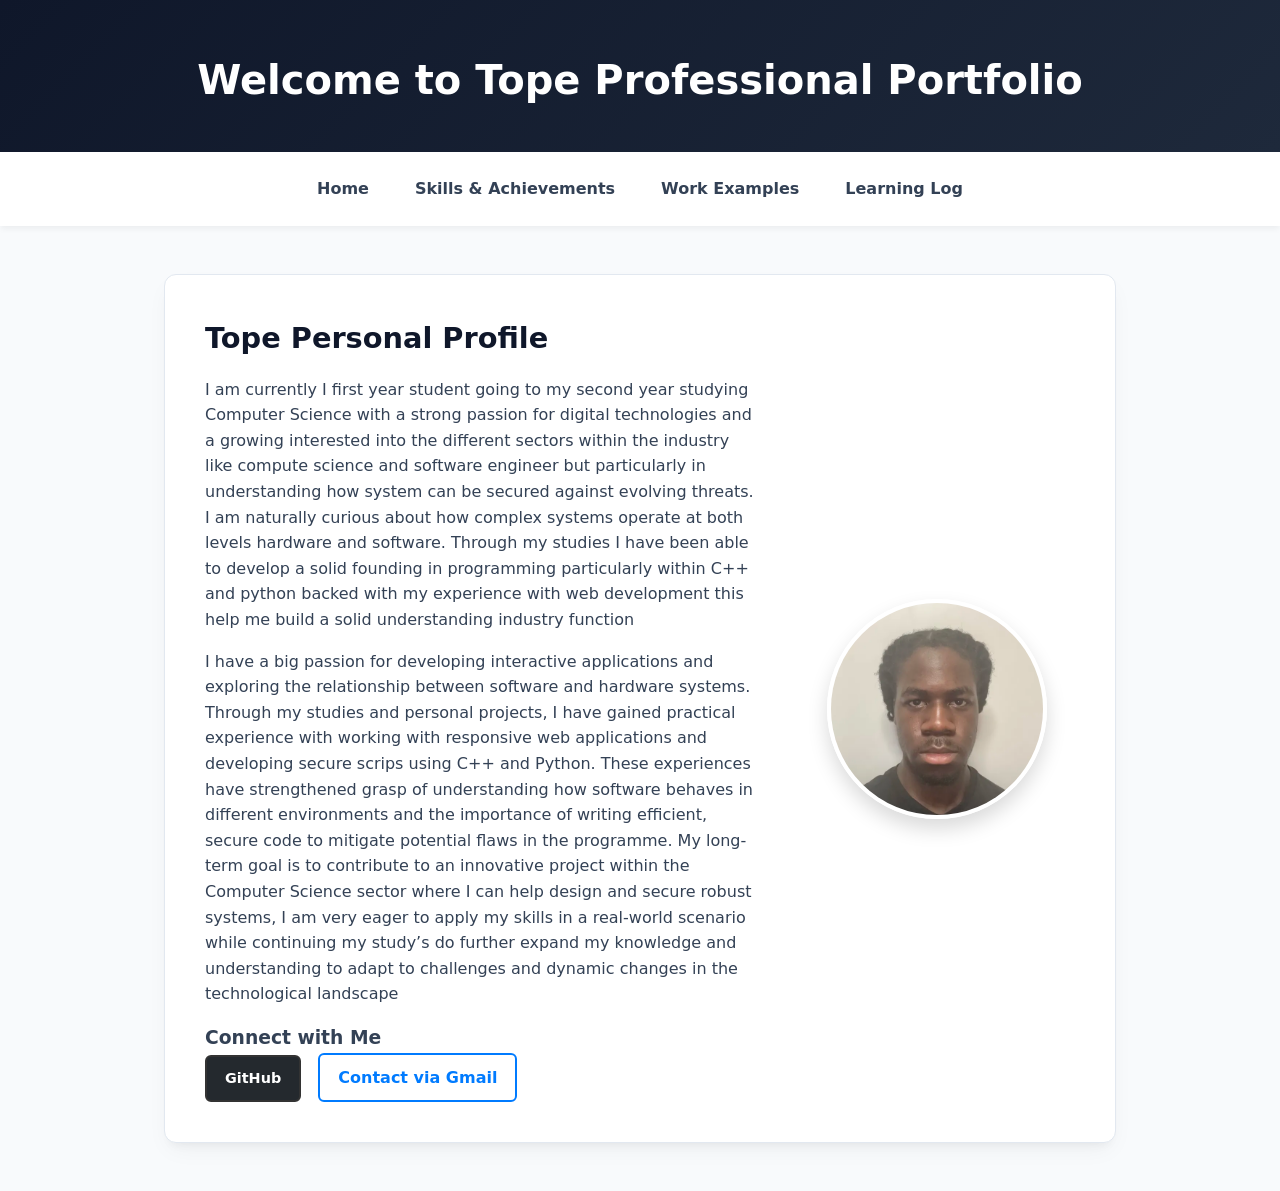
<file: docs/index.html>
<!DOCTYPE html>
<html lang="en">
<head>
    <meta charset="UTF-8">
    <meta name="viewport" content="width=device-width, initial-scale=1.0">
    <title>Tope Professional Portfolio - Home</title>
    <link rel="stylesheet" href="style.css">
</head>
<body>
    <header>
        <h1>Welcome to Tope Professional Portfolio</h1>
    </header>
    <nav>
        <a href="index.html">Home</a>
        <a href="skills.html">Skills & Achievements</a>
        <a href="work.html">Work Examples</a>
        <a href="learning.html">Learning Log</a>
    </nav>
    <div class="container">
        <div class="profile-section">
            <div class="profile-text">
                <h2>Tope Personal Profile</h2>
                <p>I am currently I first year student going to my second year studying Computer Science with a strong passion for digital technologies and a growing interested into the different sectors within the industry like compute science and software engineer but particularly in understanding how system can be secured against evolving threats. I am naturally curious about how complex systems operate at both levels hardware and software. Through my studies I have been able to develop a solid founding in programming particularly within C++ and python backed with my experience with web development this help me build a solid understanding industry function </p>
                <p>I have a big passion for developing interactive applications and exploring the relationship between software and hardware systems. Through my studies and personal projects, I have gained practical experience with working with responsive web applications and developing secure scrips using C++ and Python. These experiences have strengthened grasp of understanding how software behaves in different environments and the importance of writing efficient, secure code to mitigate potential flaws in the programme. My long-term goal is to contribute to an innovative project within the Computer Science sector where I can help design and secure robust systems, I am very eager to apply my skills in a real-world scenario while continuing my study’s do further expand my knowledge and understanding to adapt to challenges and dynamic changes in the technological landscape</p>
                <h3>Connect with Me</h3>
                <a href="https://github.com/topedada?tab=repositories" target="_blank" rel="noopener noreferrer" style="display: inline-block; padding: 10px 18px; margin-right: 12px; border: 2px solid #333; border-radius: 6px; text-decoration: none; color: #333; font-weight: bold;">GitHub</a>

<a href="https://mail.google.com/mail/?view=cm&fs=1&to=tope.dada2025@my.ntu.ac.uk" target="_blank" style="display: inline-block; padding: 10px 18px; border: 2px solid #007bff; border-radius: 6px; text-decoration: none; color: #007bff; font-weight: bold;">Contact via Gmail</a>
            </div>
            <div class="Profile-image">
                <img src="IMG_8885.webp" alt="Profile Picture of Tope" style="width: 200px; height: auto;">
            </div>
        </div>
    </div>
</body>
</html>
</file>
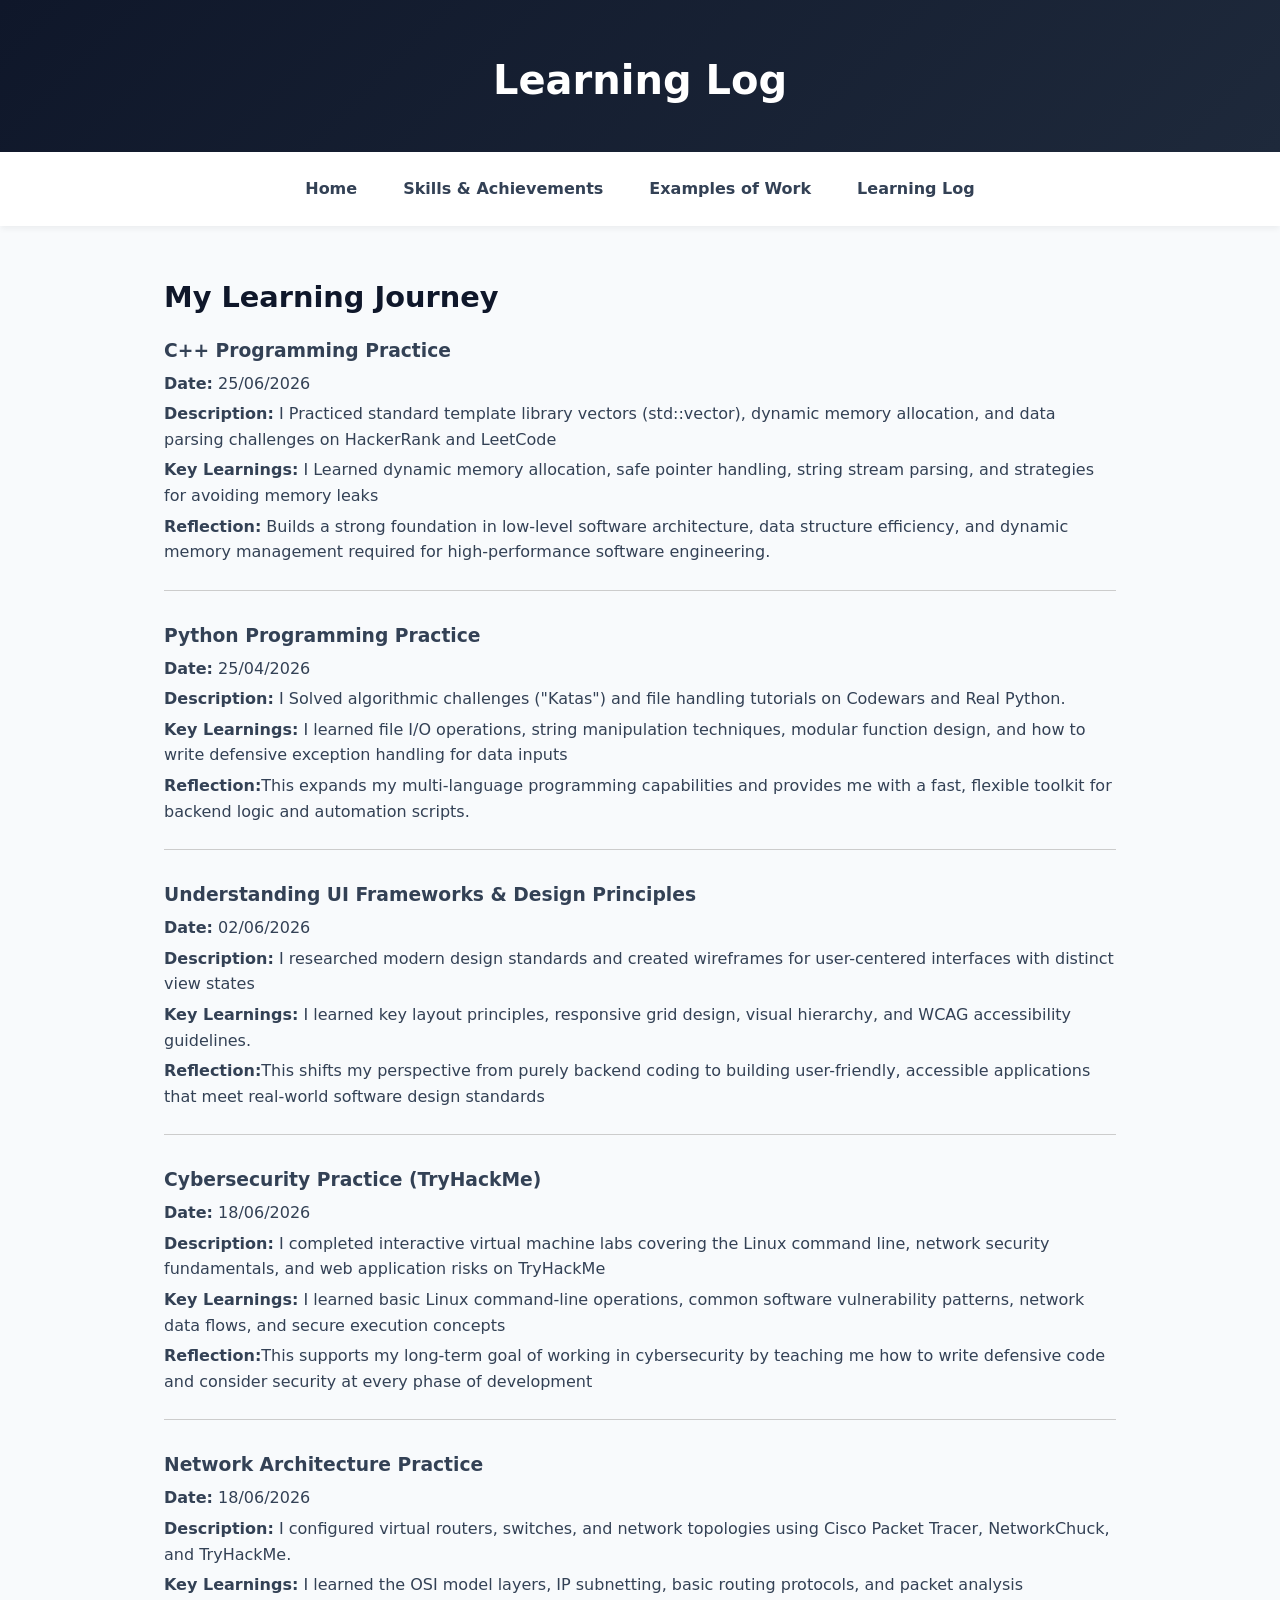
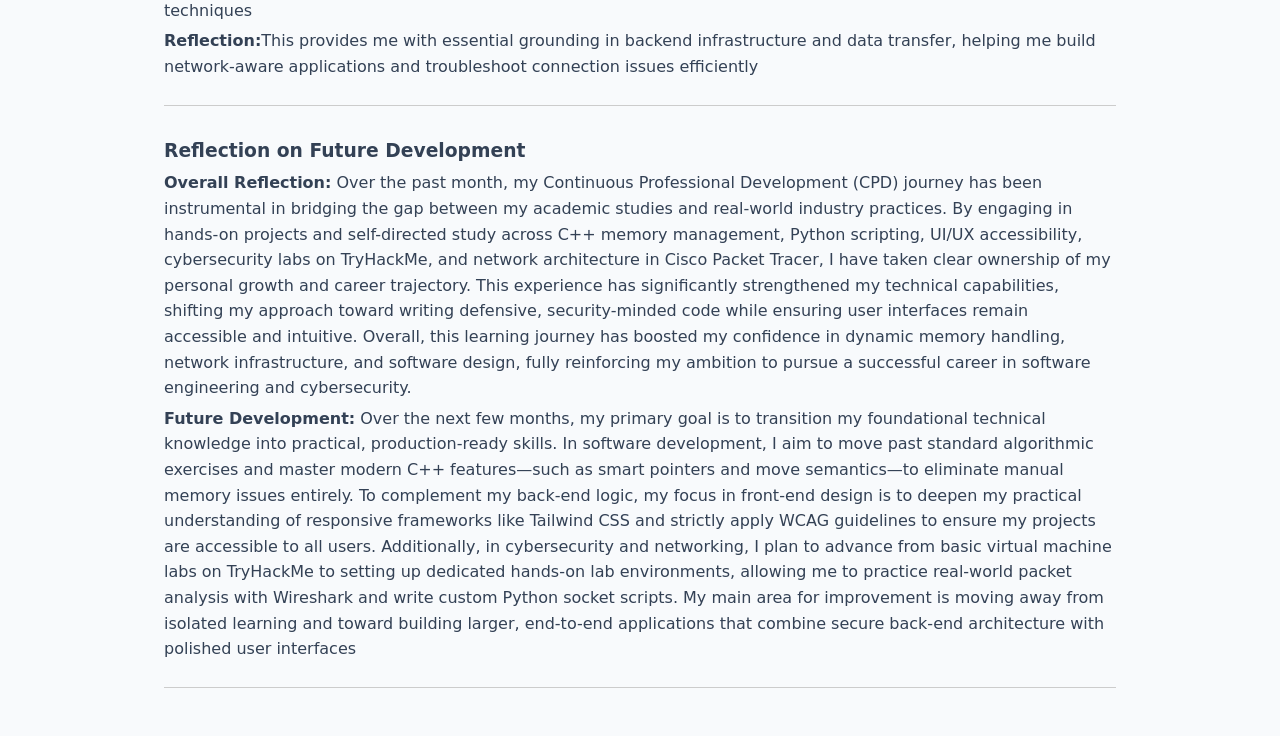
<file: docs/learning.html>
<!DOCTYPE html>
<html lang="en">
<head>
    <meta charset="UTF-8">
    <meta name="viewport" content="width=device-width, initial-scale=1.0">
    <title>Learning Log</title>
    <link href="https://fonts.googleapis.com/css2?family=Roboto:wght@300;400;700&display=swap" rel="stylesheet">
    <link rel="stylesheet" href="style.css">
    <style>
        .blog-entry {
            margin-bottom: 30px;
            padding-bottom: 20px;
            border-bottom: 1px solid #ccc;
        }
        .blog-entry h3 {
            margin-top: 0;
        }
        .blog-entry p {
            margin: 5px 0;
        }
    </style>
</head>
<body>
    <header>
        <h1>Learning Log</h1>
    </header>
    <nav>
        <a href="index.html">Home</a>
        <a href="skills.html">Skills & Achievements</a>
        <a href="work.html">Examples of Work</a>
        <a href="learning.html">Learning Log</a>
    </nav>
    <div class="container">
        <h2>My Learning Journey</h2>

        <div class="blog-entry">
            <h3>C++ Programming Practice</h3>
            <p><strong>Date:</strong> 25/06/2026 </p>
            <p><strong>Description:</strong> I Practiced standard template library vectors (std::vector), dynamic memory allocation, and data parsing challenges on HackerRank and LeetCode</p>
            <p><strong>Key Learnings:</strong> I Learned dynamic memory allocation, safe pointer handling, string stream parsing, and strategies for avoiding memory leaks</p>
            <p><strong>Reflection:</strong> Builds a strong foundation in low-level software architecture, data structure efficiency, and dynamic memory management required for high-performance software engineering.</p>
        </div>

        <div class="blog-entry">
            <h3>Python Programming Practice</h3>
            <p><strong>Date:</strong> 25/04/2026</p>
            <p><strong>Description:</strong> I Solved algorithmic challenges ("Katas") and file handling tutorials on Codewars and Real Python.</p>
            <p><strong>Key Learnings:</strong> I learned file I/O operations, string manipulation techniques, modular function design, and how to write defensive exception handling for data inputs</p>
            <p><strong>Reflection:</strong>This expands my multi-language programming capabilities and provides me with a fast, flexible toolkit for backend logic and automation scripts.</p>
        </div>

        <div class="blog-entry">
            <h3>Understanding UI Frameworks & Design Principles</h3>
            <p><strong>Date:</strong> 02/06/2026 </p>
            <p><strong>Description:</strong> I researched modern design standards and created wireframes for user-centered interfaces with distinct view states</p>
            <p><strong>Key Learnings:</strong> I learned key layout principles, responsive grid design, visual hierarchy, and WCAG accessibility guidelines.</p>
            <p><strong>Reflection:</strong>This shifts my perspective from purely backend coding to building user-friendly, accessible applications that meet real-world software design standards</p>
        </div>

        <div class="blog-entry">
            <h3>Cybersecurity Practice (TryHackMe)</h3>
            <p><strong>Date:</strong> 18/06/2026 </p>
            <p><strong>Description:</strong> I completed interactive virtual machine labs covering the Linux command line, network security fundamentals, and web application risks on TryHackMe</p>
            <p><strong>Key Learnings:</strong> I learned basic Linux command-line operations, common software vulnerability patterns, network data flows, and secure execution concepts</p>
            <p><strong>Reflection:</strong>This supports my long-term goal of working in cybersecurity by teaching me how to write defensive code and consider security at every phase of development</p>
        </div>

        <div class="blog-entry">
            <h3>Network Architecture Practice</h3>
            <p><strong>Date:</strong> 18/06/2026 </p>
            <p><strong>Description:</strong> I configured virtual routers, switches, and network topologies using Cisco Packet Tracer, NetworkChuck, and TryHackMe.</p>
            <p><strong>Key Learnings:</strong> I learned the OSI model layers, IP subnetting, basic routing protocols, and packet analysis techniques</p>
            <p><strong>Reflection:</strong>This provides me with essential grounding in backend infrastructure and data transfer, helping me build network-aware applications and troubleshoot connection issues efficiently</p>
        </div>

        <div class="blog-entry">
            <h3>Reflection on Future Development</h3>
            <p><strong>Overall Reflection:</strong> Over the past month, my Continuous Professional Development (CPD) journey has been instrumental in bridging the gap between my academic studies and real-world industry practices. By engaging in hands-on projects and self-directed study across C++ memory management, Python scripting, UI/UX accessibility, cybersecurity labs on TryHackMe, and network architecture in Cisco Packet Tracer, I have taken clear ownership of my personal growth and career trajectory. This experience has significantly strengthened my technical capabilities, shifting my approach toward writing defensive, security-minded code while ensuring user interfaces remain accessible and intuitive. Overall, this learning journey has boosted my confidence in dynamic memory handling, network infrastructure, and software design, fully reinforcing my ambition to pursue a successful career in software engineering and cybersecurity.</p>
            <p><strong>Future Development:</strong> Over the next few months, my primary goal is to transition my foundational technical knowledge into practical, production-ready skills. In software development, I aim to move past standard algorithmic exercises and master modern C++ features—such as smart pointers and move semantics—to eliminate manual memory issues entirely. To complement my back-end logic, my focus in front-end design is to deepen my practical understanding of responsive frameworks like Tailwind CSS and strictly apply WCAG guidelines to ensure my projects are accessible to all users. Additionally, in cybersecurity and networking, I plan to advance from basic virtual machine labs on TryHackMe to setting up dedicated hands-on lab environments, allowing me to practice real-world packet analysis with Wireshark and write custom Python socket scripts. My main area for improvement is moving away from isolated learning and toward building larger, end-to-end applications that combine secure back-end architecture with polished user interfaces</p>
        </div>
    </div>
</body>
</html>
</file>
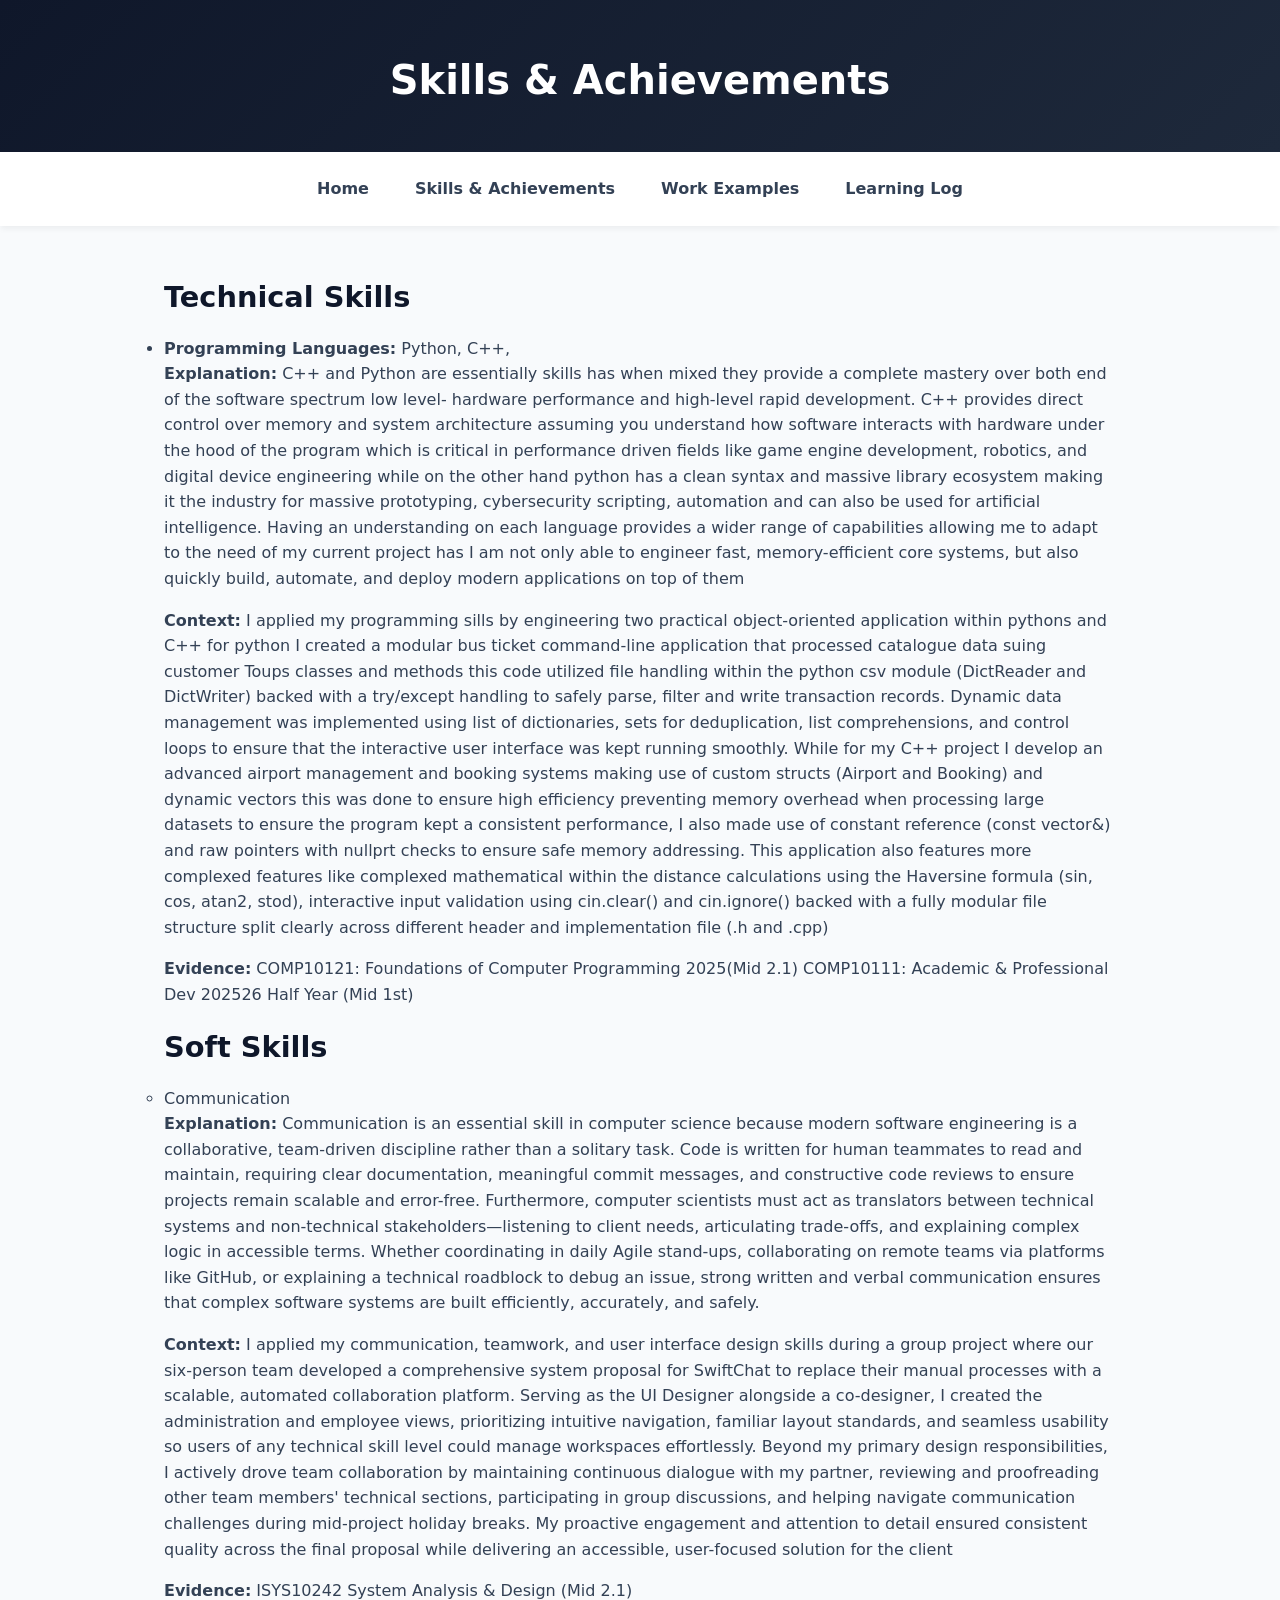
<file: docs/skills.html>
<!DOCTYPE html>
<html lang="en">
<head>
    <meta charset="UTF-8">
    <meta name="viewport" content="width=device-width, initial-scale=1.0">
    <title>Skills & Achievements</title>
    <link href="https://fonts.googleapis.com/css2?family=Roboto:wght@300;400;700&display=swap" rel="stylesheet">
    <link rel="stylesheet" href="style.css">
</head>
<body>
    <header>
        <h1>Skills & Achievements</h1>
    </header>
    <nav>
        <a href="index.html">Home</a>
        <a href="skills.html">Skills & Achievements</a>
        <a href="work.html">Work Examples</a>
        <a href="learning.html">Learning Log</a>
    </nav>
    <div class="container">
        <h2>Technical Skills</h2>
        <ul>
            <li><strong>Programming Languages:</strong> Python, C++, </li>
            <p><strong>Explanation:</strong> C++ and Python are essentially skills has when mixed they provide a complete mastery over both end of the software spectrum low level- hardware performance and high-level rapid development. C++ provides direct control over memory and system architecture assuming you understand how software interacts with hardware under the hood of the program which is critical in performance driven fields like game engine development, robotics, and digital device engineering while on the other hand python has a clean syntax and massive library ecosystem making it the industry for massive prototyping, cybersecurity scripting, automation and can also be used for artificial intelligence. Having an understanding on each language provides a wider range of capabilities allowing me to adapt to the need of my current project has I am not only able to engineer fast, memory-efficient core systems, but also quickly build, automate, and deploy modern applications on top of them</p>
            <p><strong>Context:</strong> I applied my programming sills by engineering two practical object-oriented application within pythons and C++ for python I created a modular bus ticket command-line application that processed catalogue data suing customer Toups classes and methods this code utilized file handling within the python csv module (DictReader and DictWriter) backed with a try/except handling to safely parse, filter and write transaction records. Dynamic data management was implemented using list of dictionaries, sets for deduplication, list comprehensions, and control loops to ensure that the interactive user interface was kept running smoothly. While for my C++ project I develop an advanced airport management and booking systems making use of custom structs (Airport and Booking) and dynamic vectors this was done to ensure high efficiency preventing memory overhead when processing large datasets to ensure the program kept a consistent performance, I also made use of constant reference (const vector&) and raw pointers with nullprt checks to ensure safe memory addressing. This application also features more complexed features like complexed mathematical within the distance calculations using the Haversine formula (sin, cos, atan2, stod), interactive input validation using cin.clear() and cin.ignore() backed with a fully modular file structure split clearly across different header and implementation file (.h and .cpp)</p>
            <p><strong>Evidence:</strong> COMP10121: Foundations of Computer Programming 2025(Mid 2.1) COMP10111: Academic & Professional Dev 202526 Half Year (Mid 1st)</p>

        <h2>Soft Skills</h2>
        <ul>
            <li>Communication</li>
            <p><strong>Explanation:</strong> Communication is an essential skill in computer science because modern software engineering is a collaborative, team-driven discipline rather than a solitary task. Code is written for human teammates to read and maintain, requiring clear documentation, meaningful commit messages, and constructive code reviews to ensure projects remain scalable and error-free. Furthermore, computer scientists must act as translators between technical systems and non-technical stakeholders—listening to client needs, articulating trade-offs, and explaining complex logic in accessible terms. Whether coordinating in daily Agile stand-ups, collaborating on remote teams via platforms like GitHub, or explaining a technical roadblock to debug an issue, strong written and verbal communication ensures that complex software systems are built efficiently, accurately, and safely.</p>
            <p><strong>Context:</strong> I applied my communication, teamwork, and user interface design skills during a group project where our six-person team developed a comprehensive system proposal for SwiftChat to replace their manual processes with a scalable, automated collaboration platform. Serving as the UI Designer alongside a co-designer, I created the administration and employee views, prioritizing intuitive navigation, familiar layout standards, and seamless usability so users of any technical skill level could manage workspaces effortlessly. Beyond my primary design responsibilities, I actively drove team collaboration by maintaining continuous dialogue with my partner, reviewing and proofreading other team members' technical sections, participating in group discussions, and helping navigate communication challenges during mid-project holiday breaks. My proactive engagement and attention to detail ensured consistent quality across the final proposal while delivering an accessible, user-focused solution for the client</p>
            <p><strong>Evidence:</strong> ISYS10242	System Analysis & Design (Mid 2.1)</p>
        </ul>

    </div>
</body>
</html>
</file>
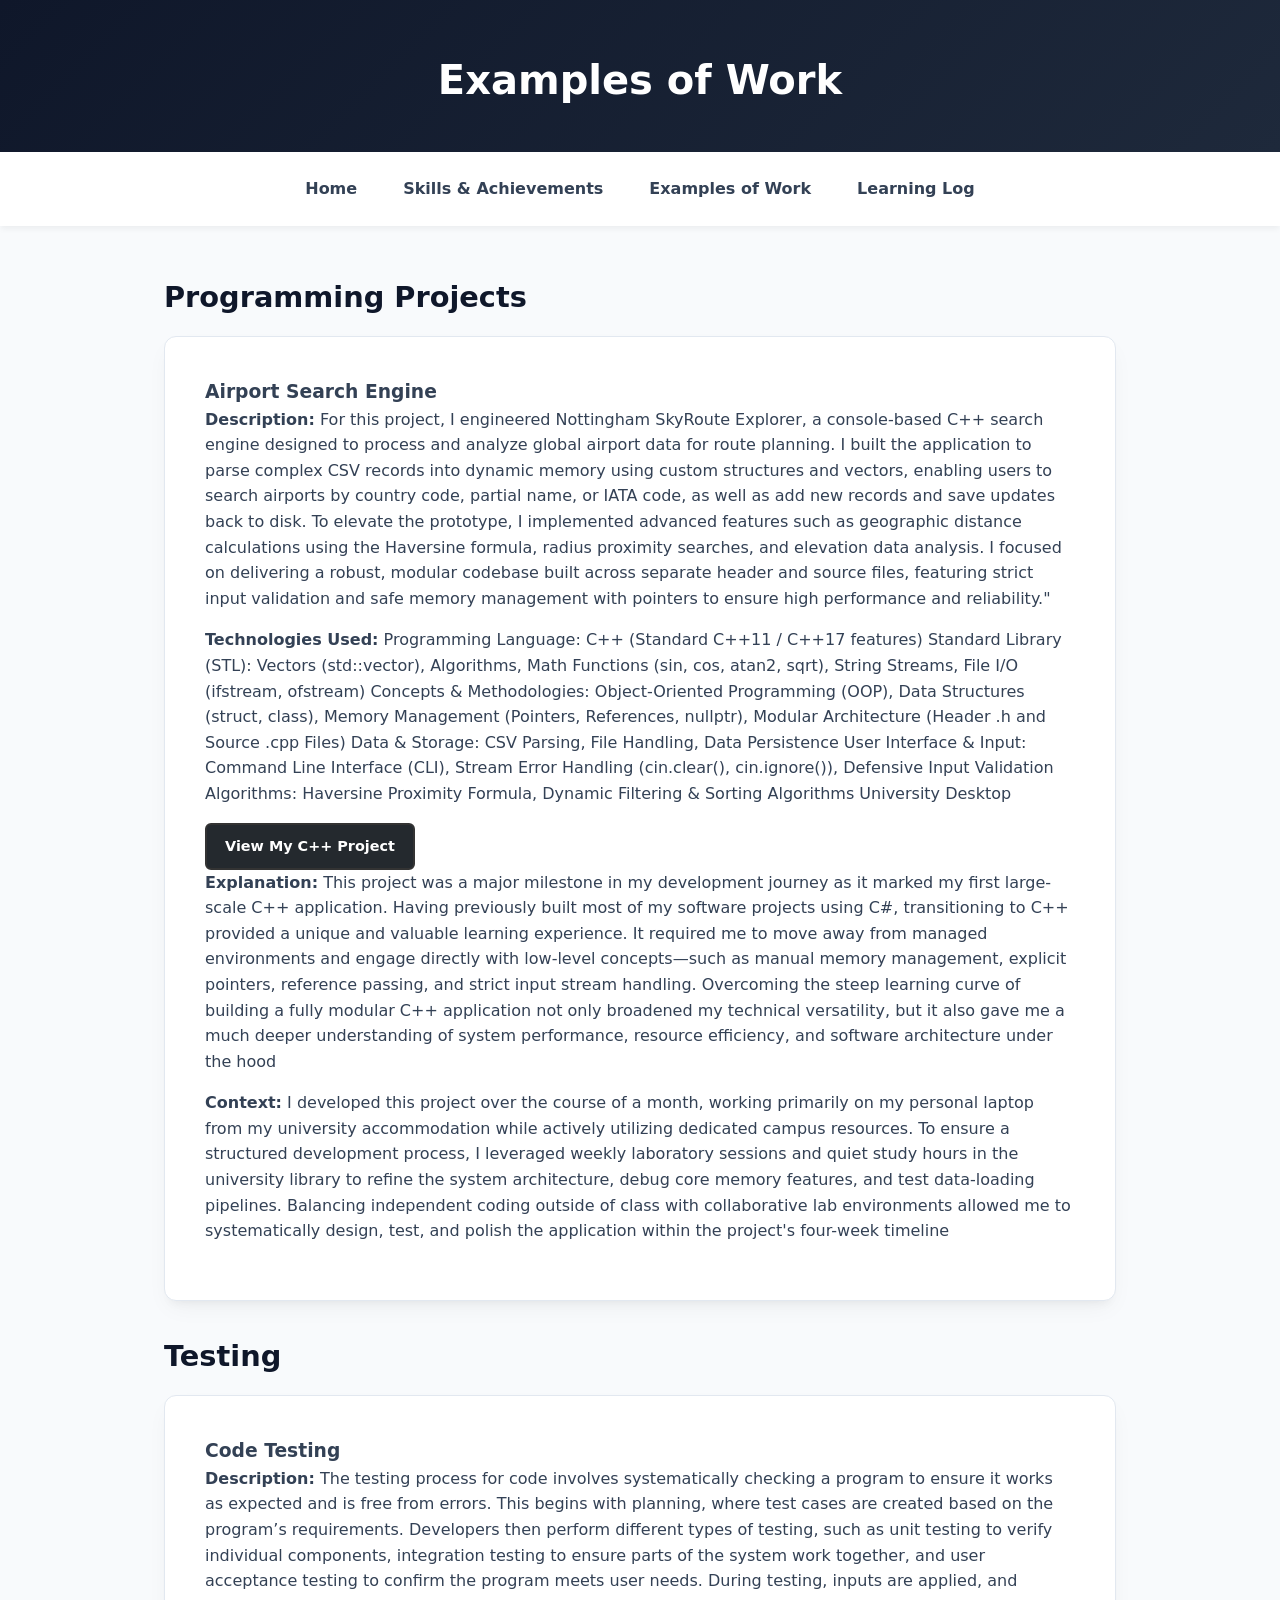
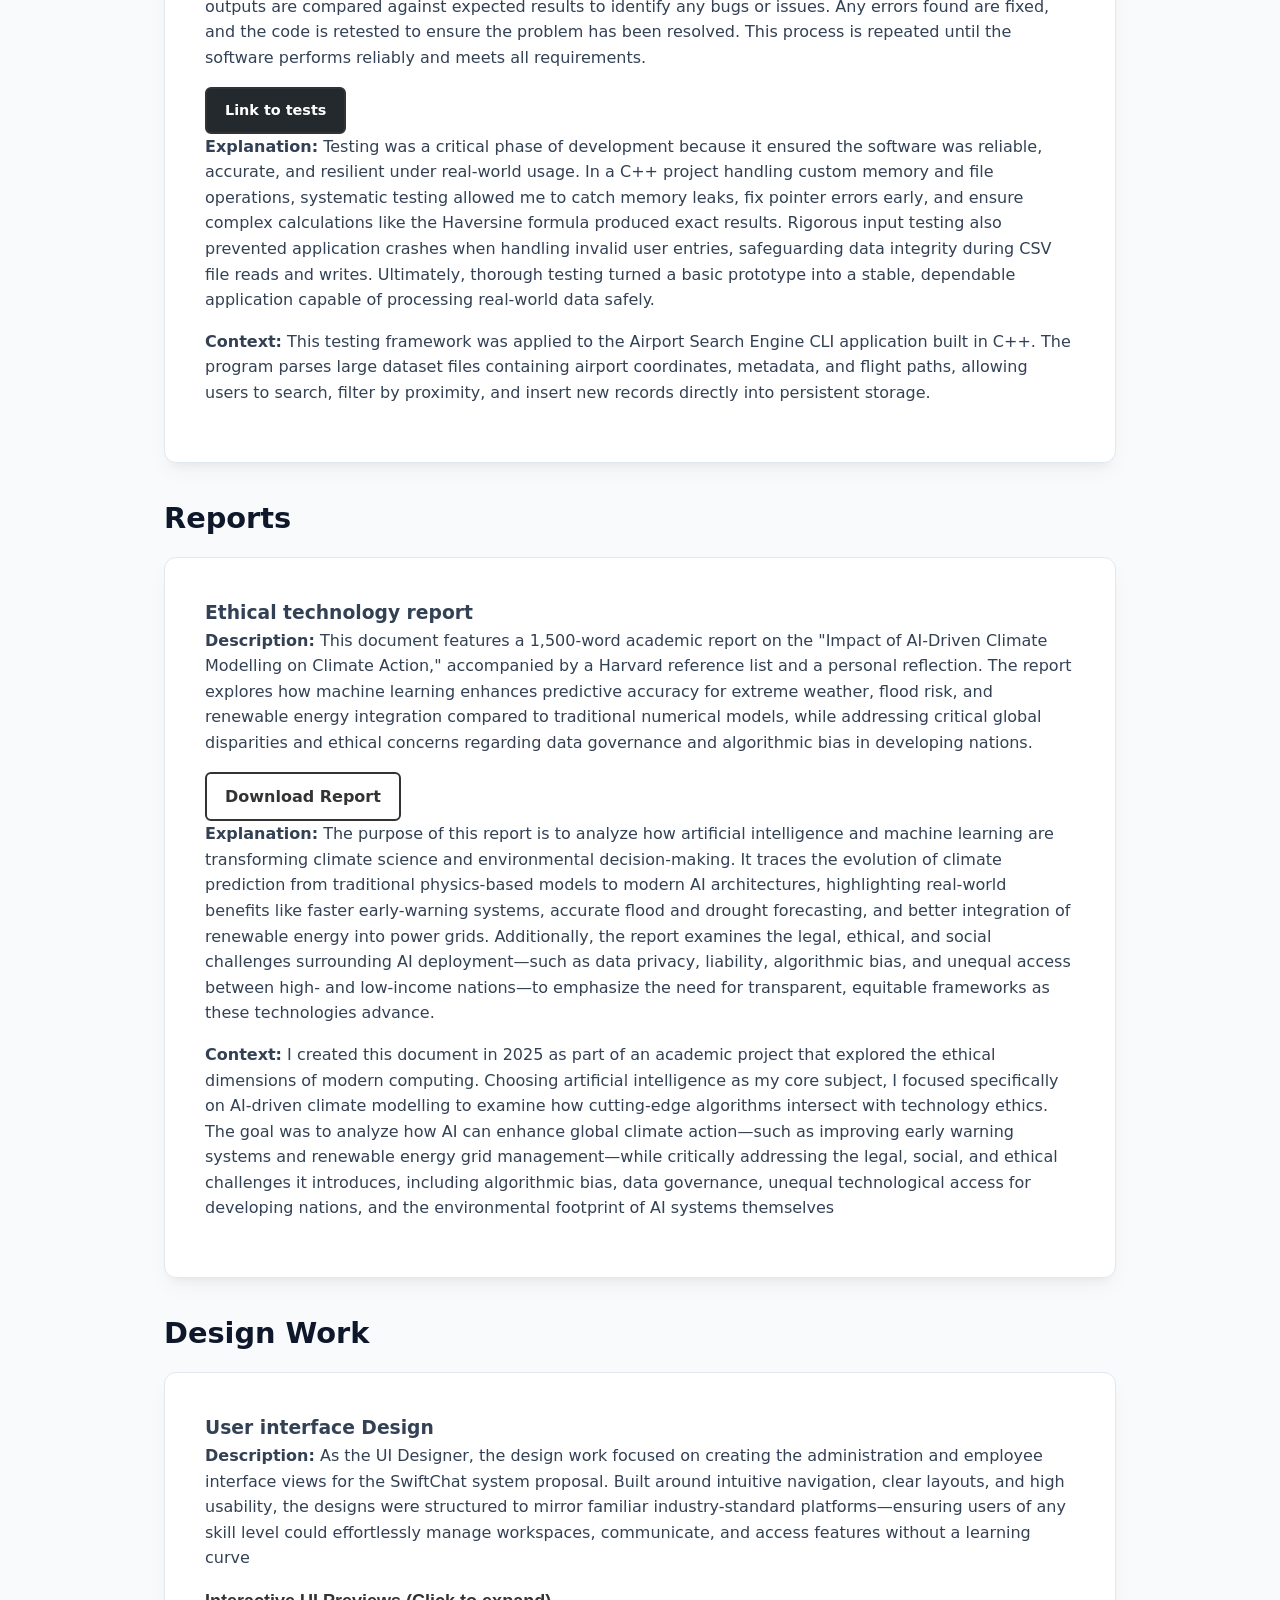
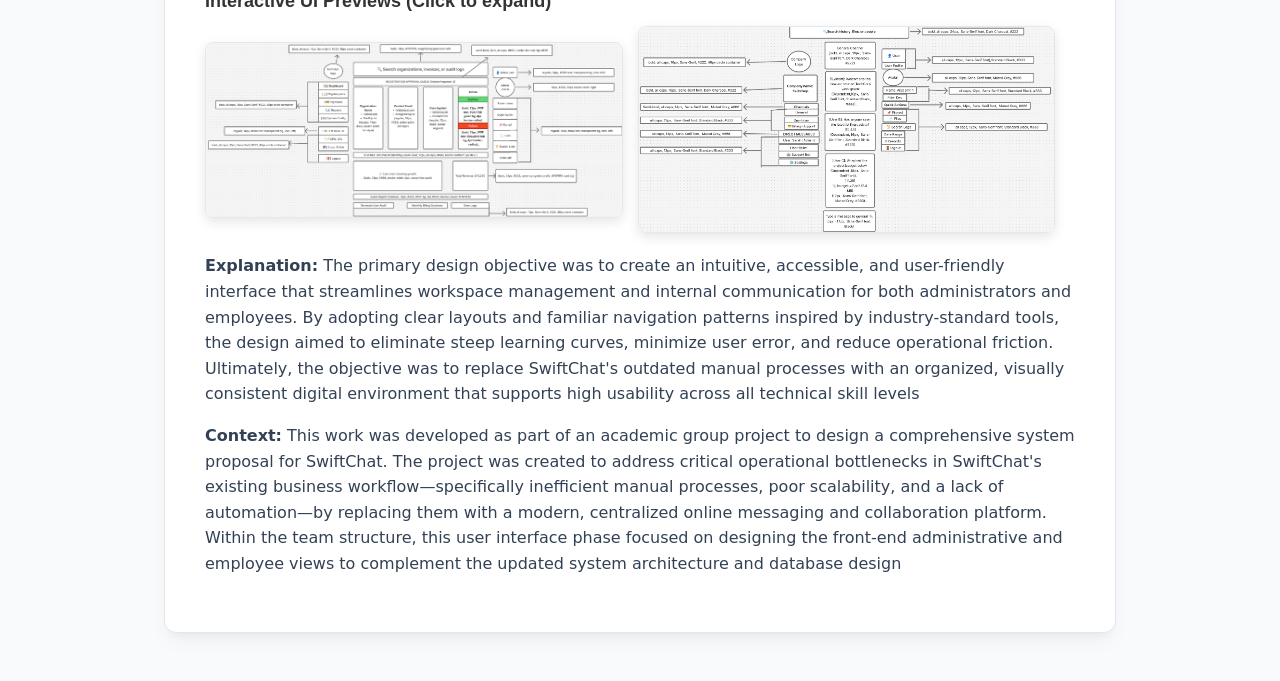
<file: docs/work.html>
<!DOCTYPE html>
<html lang="en">
<head>
    <meta charset="UTF-8">
    <meta name="viewport" content="width=device-width, initial-scale=1.0">
    <title>Examples of Work</title>
    <link href="https://fonts.googleapis.com/css2?family=Roboto:wght@300;400;700&display=swap" rel="stylesheet">
    <link rel="stylesheet" href="style.css">
</head>
<body>
    <header>
        <h1>Examples of Work</h1>
    </header>
    <nav>
        <a href="index.html">Home</a>
        <a href="skills.html">Skills & Achievements</a>
        <a href="work.html">Examples of Work</a>
        <a href="learning.html">Learning Log</a>
    </nav>
    <div class="container">
        <h2>Programming Projects</h2>
        <div class="project">
            <h3> Airport Search Engine</h3>
            <p><strong>Description:</strong> For this project, I engineered Nottingham SkyRoute Explorer, a console-based C++ search engine designed to process and analyze global airport data for route planning. I built the application to parse complex CSV records into dynamic memory using custom structures and vectors, enabling users to search airports by country code, partial name, or IATA code, as well as add new records and save updates back to disk. To elevate the prototype, I implemented advanced features such as geographic distance calculations using the Haversine formula, radius proximity searches, and elevation data analysis. I focused on delivering a robust, modular codebase built across separate header and source files, featuring strict input validation and safe memory management with pointers to ensure high performance and reliability."</p>
            <p><strong>Technologies Used:</strong> Programming Language: C++ (Standard C++11 / C++17 features)

Standard Library (STL): Vectors (std::vector), Algorithms, Math Functions (sin, cos, atan2, sqrt), String Streams, File I/O (ifstream, ofstream)

Concepts & Methodologies: Object-Oriented Programming (OOP), Data Structures (struct, class), Memory Management (Pointers, References, nullptr), Modular Architecture (Header .h and Source .cpp Files)

Data & Storage: CSV Parsing, File Handling, Data Persistence

User Interface & Input: Command Line Interface (CLI), Stream Error Handling (cin.clear(), cin.ignore()), Defensive Input Validation

Algorithms: Haversine Proximity Formula, Dynamic Filtering & Sorting Algorithms

University Desktop </p>
            <a href="https://github.com/topedada/airport_search_engine" target="_blank" rel="noopener noreferrer" style="display: inline-block; padding: 10px 18px; margin-right: 12px; border: 2px solid #333; border-radius: 6px; text-decoration: none; color: #333; font-weight: bold;">View My C++ Project</a>
            <p><strong>Explanation:</strong> This project was a major milestone in my development journey as it marked my first large-scale C++ application. Having previously built most of my software projects using C#, transitioning to C++ provided a unique and valuable learning experience. It required me to move away from managed environments and engage directly with low-level concepts—such as manual memory management, explicit pointers, reference passing, and strict input stream handling. Overcoming the steep learning curve of building a fully modular C++ application not only broadened my technical versatility, but it also gave me a much deeper understanding of system performance, resource efficiency, and software architecture under the hood</p>
            <p><strong>Context:</strong> I developed this project over the course of a month, working primarily on my personal laptop from my university accommodation while actively utilizing dedicated campus resources. To ensure a structured development process, I leveraged weekly laboratory sessions and quiet study hours in the university library to refine the system architecture, debug core memory features, and test data-loading pipelines. Balancing independent coding outside of class with collaborative lab environments allowed me to systematically design, test, and polish the application within the project's four-week timeline</p>
        </div>

        <h2>Testing</h2>
        <div class="testing">
            <h3>Code Testing</h3>
            <p><strong>Description:</strong> The testing process for code involves systematically checking a program to ensure it works as expected and is free from errors. This begins with planning, where test cases are created based on the program’s requirements. Developers then perform different types of testing, such as unit testing to verify individual components, integration testing to ensure parts of the system work together, and user acceptance testing to confirm the program meets user needs. During testing, inputs are applied, and outputs are compared against expected results to identify any bugs or issues. Any errors found are fixed, and the code is retested to ensure the problem has been resolved. This process is repeated until the software performs reliably and meets all requirements.</p>
            <a href="https://github.com/topedada/airport_search_engine/pulls" target="_blank" rel="noopener noreferrer" style="display: inline-block; padding: 10px 18px; margin-right: 12px; border: 2px solid #333; border-radius: 6px; text-decoration: none; color: #333; font-weight: bold;">Link to tests</a>
            <p><strong>Explanation:</strong> Testing was a critical phase of development because it ensured the software was reliable, accurate, and resilient under real-world usage. In a C++ project handling custom memory and file operations, systematic testing allowed me to catch memory leaks, fix pointer errors early, and ensure complex calculations like the Haversine formula produced exact results. Rigorous input testing also prevented application crashes when handling invalid user entries, safeguarding data integrity during CSV file reads and writes. Ultimately, thorough testing turned a basic prototype into a stable, dependable application capable of processing real-world data safely.</p>
            <p><strong>Context:</strong> This testing framework was applied to the Airport Search Engine CLI application built in C++. The program parses large dataset files containing airport coordinates, metadata, and flight paths, allowing users to search, filter by proximity, and insert new records directly into persistent storage.</p>
        </div>

        <h2>Reports</h2>
        <div class="report">
            <h3> Ethical technology report</h3>
            <p><strong>Description:</strong> This document features a 1,500-word academic report on the "Impact of AI-Driven Climate Modelling on Climate Action," accompanied by a Harvard reference list and a personal reflection. The report explores how machine learning enhances predictive accuracy for extreme weather, flood risk, and renewable energy integration compared to traditional numerical models, while addressing critical global disparities and ethical concerns regarding data governance and algorithmic bias in developing nations.</p>
            <a href="esay_2.docx" download style="display: inline-block; padding: 10px 18px; margin-right: 12px; border: 2px solid #333; border-radius: 6px; text-decoration: none; color: #333; font-weight: bold;">Download Report</a>
            <p><strong>Explanation:</strong> The purpose of this report is to analyze how artificial intelligence and machine learning are transforming climate science and environmental decision-making. It traces the evolution of climate prediction from traditional physics-based models to modern AI architectures, highlighting real-world benefits like faster early-warning systems, accurate flood and drought forecasting, and better integration of renewable energy into power grids. Additionally, the report examines the legal, ethical, and social challenges surrounding AI deployment—such as data privacy, liability, algorithmic bias, and unequal access between high- and low-income nations—to emphasize the need for transparent, equitable frameworks as these technologies advance.</p>
            <p><strong>Context:</strong> I created this document in 2025 as part of an academic project that explored the ethical dimensions of modern computing. Choosing artificial intelligence as my core subject, I focused specifically on AI-driven climate modelling to examine how cutting-edge algorithms intersect with technology ethics. The goal was to analyze how AI can enhance global climate action—such as improving early warning systems and renewable energy grid management—while critically addressing the legal, social, and ethical challenges it introduces, including algorithmic bias, data governance, unequal technological access for developing nations, and the environmental footprint of AI systems themselves</p>
        </div>
        
        <h2>Design Work</h2>
        <div class="design">
            <h3>User interface Design</h3>
            <p><strong>Description:</strong> As the UI Designer, the design work focused on creating the administration and employee interface views for the SwiftChat system proposal. Built around intuitive navigation, clear layouts, and high usability, the designs were structured to mirror familiar industry-standard platforms—ensuring users of any skill level could effortlessly manage workspaces, communicate, and access features without a learning curve</p>
            
        <h3 style="font-family: sans-serif; font-size: 18px; color: #333; margin-bottom: 10px;">
    Interactive UI Previews (Click to expand)
</h3>    
        
<div style="display: flex; gap: 15px; align-items: center; margin-bottom: 20px;">
    <img src="Admin.png" alt="Admin UI" class="ui-preview-img" onclick="openModal(this)">
    <img src="employee.png" alt="Employee UI" class="ui-preview-img" onclick="openModal(this)">
</div>


<div id="imageModal" class="modal" onclick="closeModal()">
    <span class="close-btn">&times;</span>
    <img class="modal-content" id="fullImage">
</div>

<style>

.ui-preview-img {
    width: 48%;
    height: auto;
    border-radius: 8px;
    border: 1px solid #e2e8f0;
    box-shadow: 0 4px 12px rgba(0, 0, 0, 0.1);
    cursor: pointer;
    transition: transform 0.25s ease, box-shadow 0.25s ease;
}

.ui-preview-img:hover {
    transform: translateY(-4px);
    box-shadow: 0 10px 24px rgba(0, 0, 0, 0.18);
}


.modal {
    display: none;
    position: fixed;
    z-index: 1000;
    top: 0;
    left: 0;
    width: 100%;
    height: 100%;
    background-color: rgba(0, 0, 0, 0.85);
    backdrop-filter: blur(5px);
    justify-content: center;
    align-items: center;
    cursor: zoom-out;
}


.modal-content {
    max-width: 90%;
    max-height: 90%;
    border-radius: 10px;
    box-shadow: 0 0 20px rgba(0,0,0,0.5);
    animation: zoomIn 0.2s ease-out;
}


.close-btn {
    position: absolute;
    top: 20px;
    right: 35px;
    color: #fff;
    font-size: 40px;
    font-weight: bold;
    cursor: pointer;
}


@keyframes zoomIn {
    from { transform: scale(0.8); opacity: 0; }
    to { transform: scale(1); opacity: 1; }
}
</style>

<script>
function openModal(imgElement) {
    const modal = document.getElementById("imageModal");
    const fullImg = document.getElementById("fullImage");
    modal.style.display = "flex";
    fullImg.src = imgElement.src;
    fullImg.alt = imgElement.alt;
}

function closeModal() {
    document.getElementById("imageModal").style.display = "none";
}
</script>    

            
            <div>
                <p><strong>Explanation:</strong> The primary design objective was to create an intuitive, accessible, and user-friendly interface that streamlines workspace management and internal communication for both administrators and employees. By adopting clear layouts and familiar navigation patterns inspired by industry-standard tools, the design aimed to eliminate steep learning curves, minimize user error, and reduce operational friction. Ultimately, the objective was to replace SwiftChat's outdated manual processes with an organized, visually consistent digital environment that supports high usability across all technical skill levels</p>
                <p><strong>Context:</strong> This work was developed as part of an academic group project to design a comprehensive system proposal for SwiftChat. The project was created to address critical operational bottlenecks in SwiftChat's existing business workflow—specifically inefficient manual processes, poor scalability, and a lack of automation—by replacing them with a modern, centralized online messaging and collaboration platform. Within the team structure, this user interface phase focused on designing the front-end administrative and employee views to complement the updated system architecture and database design</p>
            </div>
        </div>
    </div>
</body>
</html>
</file>
<file: docs/style.css>
:root {
    --primary-color: #0f172a;
    --accent-color: #2563eb;
    --accent-hover: #1d4ed8;
    --bg-color: #f8fafc;
    --card-bg: #ffffff;
    --text-main: #334155;
    --text-heading: #0f172a;
    --border-radius: 12px;
    --shadow: 0 10px 25px -5px rgba(0, 0, 0, 0.05), 0 8px 10px -6px rgba(0, 0, 0, 0.05);
}

* {
    box-sizing: border-box;
    margin: 0;
    padding: 0;
}

body {
    font-family: 'Inter', system-ui, -apple-system, BlinkMacSystemFont, 'Segoe UI', Roboto, sans-serif;
    background-color: var(--bg-color);
    color: var(--text-main);
    line-height: 1.6;
}


header, .main-header {
    background: linear-gradient(135deg, #0f172a 0%, #1e293b 100%) !important;
    color: #ffffff !important;
    padding: 3rem 1.5rem 2rem 1.5rem !important;
    text-align: center;
}

header h1, .header-content h1 {
    font-size: 2.5rem;
    font-weight: 700;
    margin-bottom: 0.5rem;
    color: #ffffff !important;
}

.subtitle {
    font-size: 1.1rem;
    color: #94a3b8;
    font-weight: 300;
}


nav, .navbar {
    display: flex;
    justify-content: center;
    gap: 10px;
    background-color: #ffffff;
    padding: 1rem;
    box-shadow: 0 4px 6px -1px rgba(0, 0, 0, 0.05);
    position: sticky;
    top: 0;
    z-index: 100;
}

nav a, .navbar a {
    text-decoration: none;
    color: var(--text-main);
    font-weight: 600;
    padding: 8px 18px;
    border-radius: 20px;
    transition: all 0.2s ease-in-out;
}

nav a:hover, .navbar a:hover {
    background-color: #f1f5f9;
    color: var(--accent-color);
}

nav a.active, .navbar a.active {
    background-color: var(--accent-color);
    color: #ffffff;
}


.container {
    max-width: 1000px;
    margin: 3rem auto;
    padding: 0 1.5rem;
}


.profile-section, .profile-card, .project, .testing, .report, .design {
    background-color: var(--card-bg);
    border-radius: var(--border-radius);
    padding: 2.5rem;
    box-shadow: var(--shadow);
    border: 1px solid #e2e8f0;
    margin-bottom: 2rem;
}


.profile-section, .profile-card {
    display: flex;
    align-items: center;
    gap: 2.5rem;
}

.profile-text {
    flex: 2;
}

.profile-text h2, h2 {
    font-size: 1.8rem;
    color: var(--text-heading);
    margin-bottom: 1rem;
}

.profile-text p, p {
    margin-bottom: 1rem;
    font-size: 1rem;
}


.Profile-image, .profile-image-container {
    flex: 1;
    display: flex;
    justify-content: center;
}

.Profile-image img, .profile-img {
    width: 220px !important;
    height: 220px !important;
    object-fit: cover;
    border-radius: 50% !important;
    border: 4px solid #ffffff;
    box-shadow: 0 10px 20px rgba(0, 0, 0, 0.15);
}


.connect-section {
    margin-top: 1.5rem;
    padding-top: 1rem;
    border-top: 1px solid #e2e8f0;
}

.social-links {
    display: flex;
    gap: 12px;
}

.btn, a[href*="github"], a[href*="linkedin"] {
    display: inline-block;
    padding: 8px 20px;
    border-radius: 6px;
    text-decoration: none;
    font-weight: 600;
    font-size: 0.9rem;
    transition: transform 0.2s ease, background-color 0.2s ease;
}

.btn-github, a[href*="github"] {
    background-color: #24292e;
    color: #ffffff !important;
}

.btn-linkedin, a[href*="linkedin"] {
    background-color: #0a66c2;
    color: #ffffff !important;
}

.btn:hover, a[href*="github"]:hover, a[href*="linkedin"]:hover {
    transform: translateY(-2px);
}


@media (max-width: 768px) {
    .profile-section, .profile-card {
        flex-direction: column-reverse;
        text-align: center;
        padding: 1.5rem;
    }

    .social-links {
        justify-content: center;
    }

    nav, .navbar {
        flex-wrap: wrap;
    }
}
</file>
